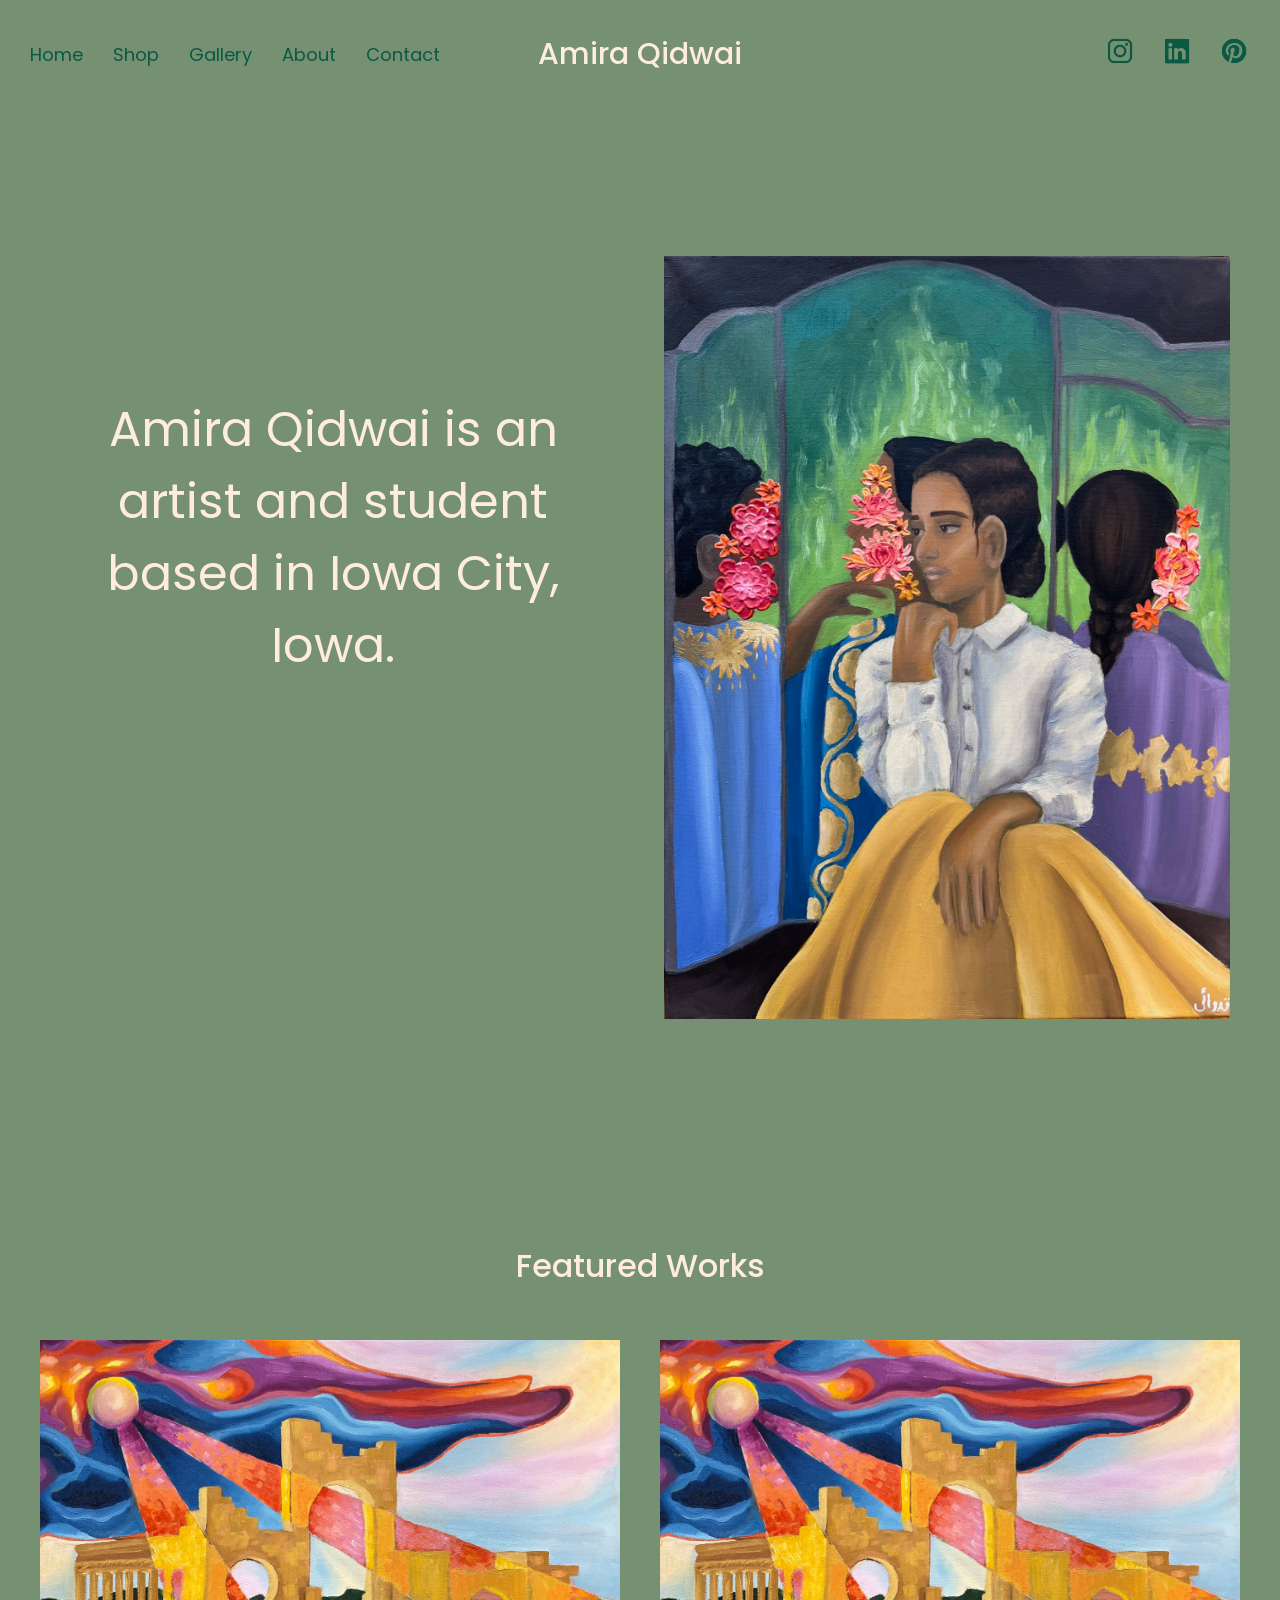
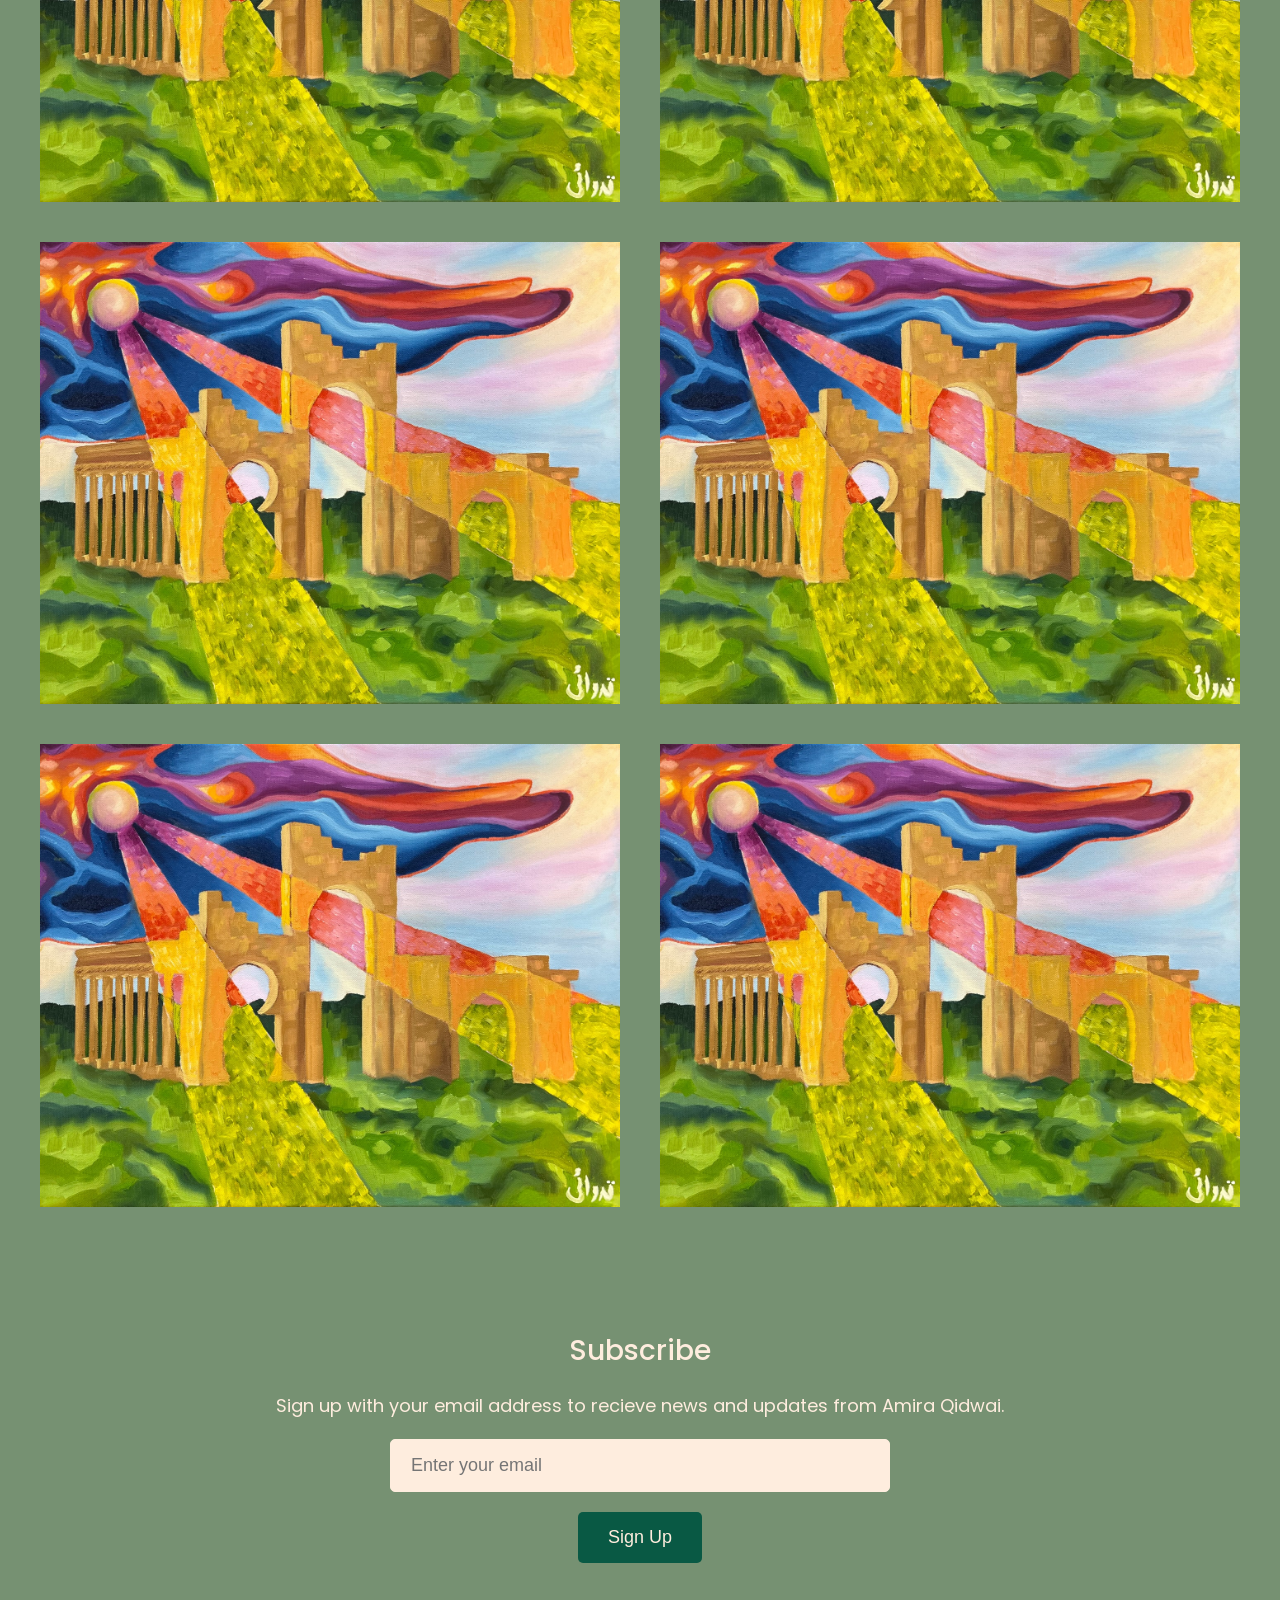
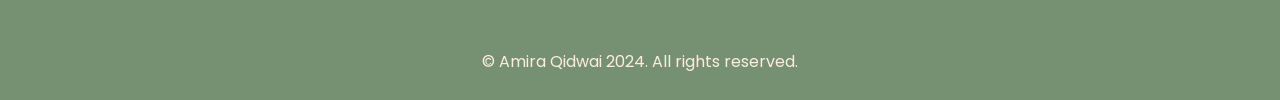
<file: index.html>
<!DOCTYPE html>

<html lang="en">

  <head>
      <meta charset="UTF-8">
      <meta name="viewport" content="width=device-width, initial-scale=1.0">
      <link rel="stylesheet" href="styles.css">
      <title>Amira Qidwai</title>
      <link href="https://fonts.googleapis.com/css2?family=Poppins:wght@400;500;600;700&display=swap" rel="stylesheet">
  </head>

  <body>

    <header>
      <div class="navbar">
        <div class="logo">
          <a href="index.html">Amira Qidwai</a>
        </div>
        <div class="hamburger-menu" id="hamburger-menu">
          <span></span>
          <span></span>
          <span></span>
        </div>
        <nav>
          <ul class="nav-links">
            <li><a href="index.html">Home</a></li>
            <li><a href="shop.html">Shop</a></li>
            <li><a href="gallery.html">Gallery</a></li>
            <li><a href="about.html">About</a></li>
            <li><a href="contact.html">Contact</a></li>
          </ul>
          <ul class="social-icons">
            <li>
              <a href="https://www.instagram.com/amiraqidwai/" target="_blank">
                <img src="assets/instagram.png" alt="Instagram">
              </a>
            </li>
            <li>
              <a href="https://www.linkedin.com/in/amira-qidwai-a956a183/" target="_blank">
                <img src="assets/linkedin.png" alt="LinkedIn">
              </a>
            </li>
            <li>
              <a href="https://www.pinterest.com/amiraqidwai/" target="_blank">
                <img src="assets/pinterest.png" alt="Pinterest">
              </a>
            </li>
          </ul>
        </nav>
      </div>
    </header>

    <section id="hero">
        <div class="hero-content">
            <div class="hero-text">
                <h1>Amira Qidwai is an artist and student based in Iowa City, Iowa.</h1>
            </div>
            <div class="hero-image">
                <img src="assets/homepagearchlogo.jpg" alt="Amira Qidwai Studios Logo">
            </div>
        </div>
    </section>

    <div class="featured-works-section">
      <h2 class="section-heading">Featured Works</h2>
      <div class="gallery-section">
        <div class="gallery-row">

          <div class="gallery-item">
            <img src="assets/featuredwork1.jpg" alt="Image 1">
            <div class="overlay">
              <span class="overlay-text">Project Title 1</span>
            </div>
          </div>

          <div class="gallery-item">
            <img src="assets/featuredwork1.jpg" alt="Image 1">
            <div class="overlay">
              <span class="overlay-text">Project Title 2</span>
            </div>
          </div>

          <div class="gallery-item">
            <img src="assets/featuredwork1.jpg" alt="Image 1">
            <div class="overlay">
              <span class="overlay-text">Project Title 3</span>
            </div>
          </div>

          <div class="gallery-item">
            <img src="assets/featuredwork1.jpg" alt="Image 1">
            <div class="overlay">
              <span class="overlay-text">Project Title 4</span>
            </div>
          </div>

          <div class="gallery-item">
            <img src="assets/featuredwork1.jpg" alt="Image 1">
            <div class="overlay">
              <span class="overlay-text">Project Title 5</span>
            </div>
          </div>

          <div class="gallery-item">
            <img src="assets/featuredwork1.jpg" alt="Image 1">
            <div class="overlay">
              <span class="overlay-text">Project Title 6</span>
            </div>
          </div>
        </div>
      </div>
    </div>

    <section class="subscribe-section">
      <h2 class="section-heading">Subscribe</h2>
      <p>Sign up with your email address to recieve news and updates from Amira Qidwai.</p>
      <form action="#" method="post">
        <input type="email" name="email" placeholder="Enter your email" required>
        <button type="submit">Sign Up</button>
      </form>
    </section>

    <footer>
      <p> &copy; Amira Qidwai 2024. All rights reserved.</p>
    </footer>

    <script src="script.js"></script>
  </body>

</html>
</file>
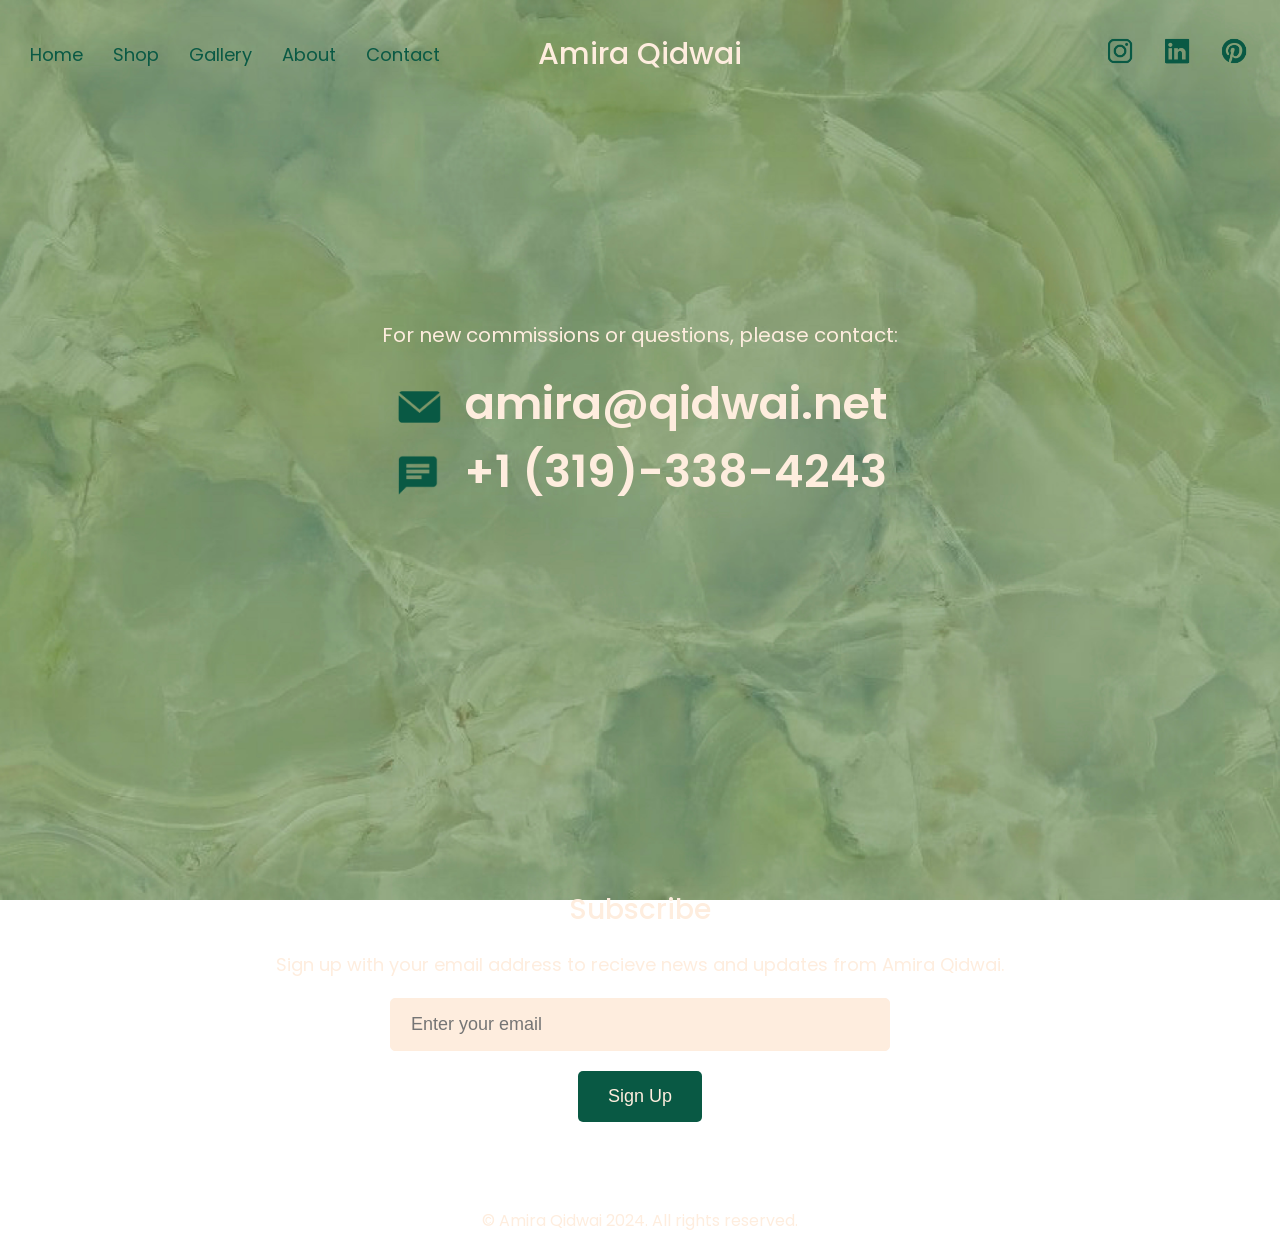
<file: contact.html>
<!DOCTYPE html>

<html lang="en">

  <head>
      <meta charset="UTF-8">
      <meta name="viewport" content="width=device-width, initial-scale=1.0">
      <link rel="stylesheet" href="styles.css">
      <title>Contact Amira Qidwai</title>
      <link href="https://fonts.googleapis.com/css2?family=Poppins:wght@400;500;600;700&display=swap" rel="stylesheet">
  </head>

  <body class="contact-page">
    <header>
      <div class="navbar">
        <div class="logo">
          <a href="index.html">Amira Qidwai</a>
        </div>
        <div class="hamburger-menu" id="hamburger-menu">
          <span></span>
          <span></span>
          <span></span>
        </div>
        <nav>
          <ul class="nav-links">
            <li><a href="index.html">Home</a></li>
            <li><a href="shop.html">Shop</a></li>
            <li><a href="gallery.html">Gallery</a></li>
            <li><a href="about.html">About</a></li>
            <li><a href="contact.html">Contact</a></li>
          </ul>
          <ul class="social-icons">
            <li>
              <a href="https://www.instagram.com/amiraqidwai/" target="_blank">
                <img src="assets/instagram.png" alt="Instagram">
              </a>
            </li>
            <li>
              <a href="https://www.linkedin.com/in/amira-qidwai-a956a183/" target="_blank">
                <img src="assets/linkedin.png" alt="LinkedIn">
              </a>
            </li>
            <li>
              <a href="https://www.pinterest.com/amiraqidwai/" target="_blank">
                <img src="assets/pinterest.png" alt="Pinterest">
              </a>
            </li>
          </ul>
        </nav>
      </div>
    </header>

    <section class="contact-info">
      <h3>For new commissions or questions, please contact:</h3>
      <p class="contact-details">
        <img src="assets/email.png" alt="Email Icon" class="icon">
        amira@qidwai.net
      </p>
      <p class="contact-details">
        <img src="assets/textmessage.png" alt="Phone Icon" class="icon">
        +1 (319)-338-4243
      </p>
    </section>

    <section class="subscribe-section">
      <h2 class="section-heading">Subscribe</h2>
      <p>Sign up with your email address to recieve news and updates from Amira Qidwai.</p>
      <form action="#" method="post">
        <input type="email" name="email" placeholder="Enter your email" required>
        <button type="submit">Sign Up</button>
      </form>
    </section>

    <footer>
      <p> &copy; Amira Qidwai 2024. All rights reserved.</p>
    </footer>

    <script src="script.js"></script>
  </body>
</html>
</file>
<file: styles.css>
/* General Styles */
* {
  box-sizing: border-box;
}

body {
  font-family: 'Poppins', sans-serif;
  margin: 0;
  padding: 0;
  overflow-x: hidden;
  color: #feedde;
}

header {
    background-color: #769172;
    position: fixed;
    width: 100%;
    top: 0;
    z-index: 1000;
}

.navbar {
    display: flex;
    justify-content: space-between;
    align-items: center;
    padding: 35px 30px;
}

.navbar nav {
  display: flex;
  align-items: center;
  width: 100%;
}

.nav-links {
    list-style: none;
    display: flex;
    margin: 0;
    padding: 0;
    flex: 1;
}

.nav-links li {
    margin-right: 30px;
}

.nav-links li a {
    text-decoration: none;
    color: #095944;
    font-size: 18px;
    transition: color 0.3s;
}

.nav-links li a:hover {
    color: #feedde;
}

.logo {
  position: absolute;
  left: 50%;
  transform: translateX(-50%);
}

.logo a {
    text-decoration: none;
    color: #feedde;
    font-size: 30px;
    font-weight: 500;
}

.social-icons {
    list-style: none;
    display: flex;
    margin: 0;
    padding: 0;
}

.social-icons li {
    margin-left: 25px;
}

.social-icons li a img {
  width: 32px;
  height: 32px;
  transition: filter 0.3s;
}

.social-icons li a:hover img {
    filter: invert(100%) sepia(0%) saturate(0%) hue-rotate(0deg) brightness(110%) contrast(108%);
}

.hamburger-menu {
    display: none;
    flex-direction: column;
    cursor: pointer;
}

.hamburger-menu span {
    height: 3px;
    width: 25px;
    background: #095944;
    margin-bottom: 5px;
    border-radius: 5px;
    transition: background-color 0.3s;
}

.hamburger-menu:hover span {
    background: #feedde;
}

.logo, .hamburger-menu {
  z-index: 1001;
}

#hero {
    display: flex;
    align-items: center;
    justify-content: space-between;
    padding: 100px 50px 40px 50px;
    background-color: #769172;
    height: 135vh;
}

.hero-content {
    display: flex;
    justify-content: space-between;
    align-items: center;
    width: 100%;
}

.hero-text {
    flex: 1;
    position: relative;
    top: -100px;
    max-width: 600px;
    text-align: center;
    margin-right: 2%
}

.hero-text h1 {
    font-size: 3rem;
    color: #feedde;
    margin: 0;
    font-weight: 400;
}

.hero-image {
    flex: 1;
    display: flex;
    justify-content: center;
    align-items: center;
    max-width: 600px;
    margin-left: 2%;
}

.hero-image img {
    width: 100%;
    height: auto;
    position: relative;
    margin: auto;
    display: block;
}

/* Featured Works Section */
.featured-works-section {
  display: flex;
  flex-direction: column;
  align-items: center;
  padding: 0px;
  background-color: #769172;
}

.section-heading {
  font-size: 32px;
  text-align: center;
  margin-bottom: 10px; /* Space between the heading and the gallery section */
  color: #feedde; /* Adjust the color as needed */
  font-weight: 500;
}

/* Gallery Section */
.gallery-section {
  display: flex;
  flex-direction: column;
  align-items: center;
  padding: 20px;
  width: 100%;
  background-color: #769172;
}

.gallery-row {
  display: flex;
  justify-content: center;
  width: 100%;
  flex-wrap: wrap;
}

.gallery-item {
  flex: 0 0 calc(50% - 40px); /* Two items per row with margin accounted for */
  margin: 20px; /* Equal margin on all sides */
  position: relative;
  overflow: hidden;
}

.gallery-item img {
  width: 100%;
  height: auto;
  display: block;
  transition: opacity 0.4s ease;
}

.gallery-item .overlay {
  position: absolute;
  top: 0;
  left: 0;
  right: 0;
  bottom: 0;
  background-color: #769172;
  display: flex;
  justify-content: center;
  align-items: center;
  opacity: 0;
  transition: opacity 0.4s ease;
}

.gallery-item .overlay-text {
  font-size: 28px;
  color: #feedde;
}

.gallery-item:hover img {
  opacity: 0;
}

.gallery-item:hover .overlay {
  opacity: 1;
}

/* Sections */
section {
  padding: 60px 20px;
  text-align: center;
  background-color: #769172;
}

/* Subscribe Section */
.subscribe-section {
  padding: 60px 20px;
  background-color: #769172;
  text-align: center;
}

.subscribe-section h2 {
  font-size: 28px;
  color: #feedde;
  font-weight: 500;
  margin-bottom: 20px;
}

.subscribe-section p {
  font-size: 18px;
  color: #feedde;
  margin-bottom: 20px;
}

.subscribe-section form {
  display: flex;
  justify-content: center;
  align-items: center;
  flex-direction: column;
}

.subscribe-section input[type="email"] {
  width: 100%;
  max-width: 500px;
  padding: 15px 20px;
  font-size: 18px;
  border: 1px solid #feedde;
  border-radius: 5px;
  margin-bottom: 20px;
  background-color: #feedde;
  color: #095944;
}

.subscribe-section button[type="submit"] {
  padding: 15px 30px;
  font-size: 18px;
  color: #feedde;
  background-color: #095944;
  border: none;
  border-radius: 5px;
  cursor: pointer;
  transition: background-color 0.3s ease;
}

.subscribe-section button[type="submit"]:hover {
  background-color: #feedde;
  color: #095944;
}

/* Footer */
footer {
  background-color: #769172;
  color: #feedde;
  text-align: center;
  padding: 10px 0;
}

/* Contact Page Specific Styles */
.contact-page {
  background-image: url('assets/ContactBackground.jpg'); /* Your background image */
  background-size: cover;
  background-position: center;
  background-attachment: fixed;
}

.contact-page header {
  background-color: transparent;
}

.contact-page .navbar {
  background-color: transparent;
}

.contact-info {
  background-color: transparent;
  text-align: center;
  color: #feedde; /* Change this to the color you want for the text */
  padding: 300px 0px; /* This adds some space above and below the text */
}

.contact-info h3 {
  font-weight: normal; /* This makes the text unbolded */
  font-size: 20px;
}

.contact-details {
  font-size: 45px; /* This makes the text larger */
  font-weight: 600;
  margin: 0;
  padding: 0;
}

.icon {
  height: 50px; /* Adjust this to change the size of the icon */
  width: 50px; /* Adjust this to change the size of the icon */
  margin-right: 10px; /* This adds some space to the right of the icon */
  vertical-align: middle;
}

.contact-page .subscribe-section {
  background-color: transparent;
}

.contact-page footer {
  background-color: transparent;
}

/* Responsive styles */
@media (max-width: 1000px) {
  .navbar {
      flex-direction: column;
      align-items: flex-start;
      width: 100%;
      padding: 35px 30px 60px 30px;
    }

    .navbar nav {
      position: fixed;
      top: 0;
      left: 0;
      width: 100%;
      height: 65%;
      background-color: #769172;
      flex-direction: column;
      justify-content: center;
      align-items: center;
      display: none;
      padding-top: 70px;
    }

    .navbar nav.active {
      display: flex;
    }

    .nav-links {
      display: flex;
      flex-direction: column;
      align-items: center;
    }

    .nav-links li {
      margin: 20px 0;
    }

    .social-icons {
      position: absolute;
      bottom: 20px;
      display: flex;
      justify-content: center;
      width: 100%;
    }

    .social-icons li {
      margin: 0 10px;
    }

    .hamburger-menu {
      display: flex;
      position: absolute;
      right: 30px;
      top: 35px;
    }

    .logo {
       position: absolute;
       top: 35px;
       left: 30px;
       font-size: 24px;
       transform: none;
     }

     #hero {
       padding-top: 100px;
       min-height: 1200px;
     }

    .hero-content {
     flex-direction: column;
     padding: 20px 0;
    }

  .hero-text {
     position: static;
     top: auto;
     margin-bottom: 50px;
     text-align: center;
   }

   .hero-text h1 {
      font-size: 2.5rem;
    }

    .hero-image img {
        width: 95%;
        height: auto;
        position: relative;
        left: 0;
    }

    .gallery-row {
      flex-direction: column;
    }

    .gallery-item {
      flex: 0 0 100%; /* Take up the full width */
    }

    .about-section {
      flex-direction: column;
      align-items: center;
    }

    .about-image, .about-text {
      max-width: 100%;
      margin: 0;
    }

    .about-text {
      text-align: center;
      margin-top: 20px;
    }

    .bio-images {
      padding: 0;
      margin: 0;
      width: 100%;
    }

    .image-row {
      display: flex;
      flex-direction: column;
      align-items: center;
      width: 100%;
      padding: 0;
    }

    .about-page .image-row img {
      width: 100%;
      height: auto;
      margin-bottom: 35px; /* Optional: add space between images */
      padding: 0;
    }
}

.about-section {
  display: flex;
  padding-top: 50px;
  margin-top: 35px;
  padding-bottom: 0px;
}

.about-image {
  flex: 1;
}

.about-image img {
  max-width: 90%;
  margin: 20px;
  height: auto;
  margin-top: 60px;
}

.about-text {
  flex: 1;
  padding: 20px;
  text-align: left;
  margin-top: 40px;
  max-width: 700px;
}

.about-text h1 {
  margin: 0;
  padding: 0;
}

.about-text h2 {
  font-size: 1.75em;
  font-weight: normal;
}

.about-title {
  font-size: 2.5em; /* Adjust this to change the size of the title */
  font-weight: 600;
}

.about-subtitle {
  font-size: 1.75em; /* Adjust this to change the size of the subtitle */
}

.about-body-text {
  font-size: 1.2em; /* Adjust this to change the size of the body text */
}

.bio-images {
  padding-top: 0px;
  padding-bottom: 90px;
}

.image-row {
  display: flex;
  justify-content: space-between;
  margin: 0px 0; /* Adjust the margin as needed */
  padding-left: 35px;
  padding-right: 35px;
}

.image-row img {
  width: 18%; /* Adjust the width to fit five images in a row */
  height: auto; /* Maintain aspect ratio */
  object-fit: cover; /* Ensure images are square */
}

.about-page .subscribe-section {
  padding-top: 1px;
}
</file>
